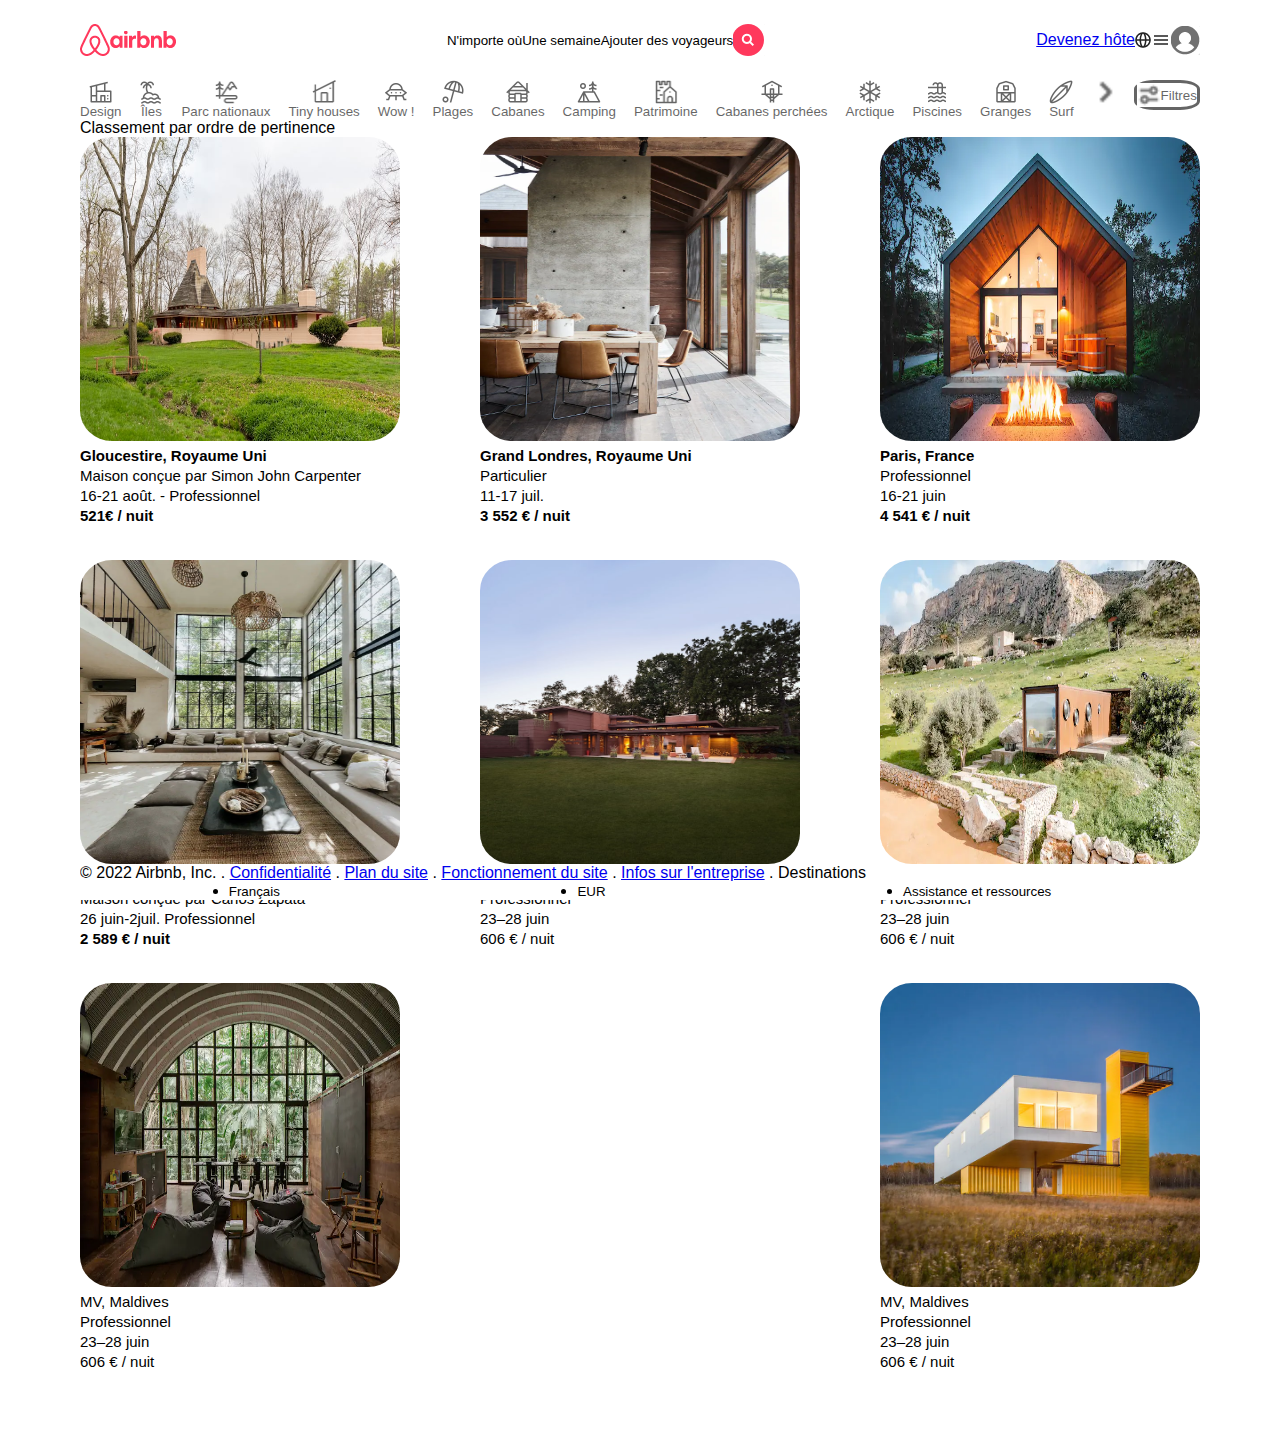
<file: index.html>
<!DOCTYPE html>

<html>
	<head lang="fr">
		<meta charset="utf-8">
		<meta name="description" content="Page d'accueil du site Airbnb">
		<title>Locations saisonnières et locations en résidence - Airbnb - Airbnb</title>
		<link rel="shortcut icon" href="https://a0.muscache.com/airbnb/static/logotype_favicon-21cc8e6c6a2cca43f061d2dcabdf6e58.ico">
		<link rel="stylesheet" type="text/css" href="styleMQ.css">
	</head>

	<body>
		<header>
			<ul class="noBullets">
				<li><a href="index.html"><img src="img/logo/airbnb.png" alt="Page d'accueil Airbnb"><img src="img/logo/textAirbnb.png" alt="Page d'accueil Airbnb"></a></li>
				<li>
					<button type="button">N'importe où</button>
					<button type="button">Une semaine</button>
					<button type="button">Ajouter des voyageurs<img class="rounded-circle" src="img/logo/loupe2.png" min-width="32" height="32"></button>
				</li>
				<li>
					<a href="https://www.airbnb.fr/host/homes">Devenez hôte</a>
					<button type="button"><img src="img/logo/buttonWorld.png" alt="langue"></button>
					<button type="button"><img src="img/logo/buttonExpand.png" alt="expand"><img src="img/logo/user.png" alt="user"></button>
				</li>
			</ul>
		</header>

		<nav>
			<ul class="noBullets">
				<li><button type="button"><img src="img/logo/design.jpg" alt="design" width="24" height="24">Design</button></li>
				<li><button type="button"><img src="img/logo/iles.jpg" alt="iles" width="24" height="24">Îles</button></li>
				<li><button type="button"><img src="img/logo/parcNationaux.jpg" alt="parcNationaux" width="24" height="24">Parc nationaux</button></li>
				<li><button type="button"><img src="img/logo/tinyHouses.jpg" alt="tinyHouses" width="24" height="24">Tiny houses</button></li>
				<li><button type="button"><img src="img/logo/wow.jpg" alt="wow" width="24" height="24">Wow !</button></li>
				<li><button type="button"><img src="img/logo/plages.jpg" alt="plages" width="24" height="24">Plages</button></li>
				<li><button type="button"><img src="img/logo/cabanes.jpg" alt="cabanes" width="24" height="24">Cabanes</button></li>
				<li><button type="button"><img src="img/logo/camping.jpg" alt="camping" width="24" height="24">Camping</button></li>
				<li><button type="button"><img src="img/logo/patrimoine.jpg" alt="patrimoine" width="24" height="24">Patrimoine</button></li>
				<li><button type="button"><img src="img/logo/cabanesPerchees.jpg" alt="cabanesPerchees" width="24" height="24">Cabanes perchées</button></li>
				<li><button type="button"><img src="img/logo/arctique.jpg" alt="arctique" width="24" height="24">Arctique</button></li>
				<li><button type="button"><img src="img/logo/piscines.jpg" alt="piscines" width="24" height="24">Piscines</button></li>
				<li><button type="button"><img src="img/logo/granges.jpg" alt="granges" width="24" height="24">Granges</button></li>
				<li><button type="button"><img src="img/logo/surf.jpg" alt="surf" width="24" height="24">Surf</button></li>
				<li><button type="button"><img src="img/logo/rightArrow.png" alt="rightButton" width="24" height="24"</button></li>
				<li><button type="button" class="filterButton"><img src="img/logo/filterIcon.png" alt="filterButton" width="24" height="24">Filtres</button></li>
			</ul>

		</nav>



		<main>
			<p class="textPerticence">Classement par ordre de pertinence</p>

			<ul class="noBullets">
				<li>
					<img src="img/photos/0c4290ea-12a0-4fb4-a581-30da029e336e.jpg" alt="photo">
					<p><b>Gloucestire, Royaume Uni</b><br/>
					Maison conçue par Simon John Carpenter<br/>
					16-21 août. - Professionnel<br/>
					<b>521€ / nuit</b></p>
				</li>

				<li>
					<img src="img/photos/1a0edc12-4a18-42da-b44a-42d77ea595b3.jpg" alt="photo">
					<p><b>Grand Londres, Royaume Uni</b><br/>
					Particulier<br/>
					11-17 juil.<br/>
					<b>3 552 € / nuit</b></p>
				</li>

				<li>
					<img src="img/photos/40ad3ba5-fab2-4d36-8586-d56fe70a8b85.jpg" alt="photo">
					<p><b>Paris, France</b><br/>
					Professionnel<br/>
					16-21 juin<br/>
					<b>4 541 € / nuit</b></p>
				</li>

			<li>
				<img src="img/photos/2d811bfc-9e1b-41ae-8156-c1df534191ed.jpeg" alt="photo">
				<p><b>Paris, France</b><br/>
				Maison conçue par Carlos Zapata<br/>
				26 juin-2juil. Professionnel<br/>
				<p><b>2 589 € / nuit</b></p>
			</li>

			<li>
				<img src="img/photos/2e1d61f0-935e-4abd-aba4-755a4c51eac3.jpg" alt="photo">
				<p>MV, Maldives</p>
				<p>Professionnel<br/>
				23–28 juin</p>
				<p>606 € / nuit</p>
			</li>

			<li>
				<img src="img/photos/3d966c94-4c87-479b-8eeb-4889e9fb6ac9.jpeg" alt="photo">
				<p>MV, Maldives</p>
				<p>Professionnel<br/>
				23–28 juin</p>
				<p>606 € / nuit</p>
			</li>

			<li>
				<img src="img/photos/4dd0aa84-b8e0-49cf-bbde-ee08df7ae452.jpg" alt="photo">
				<p>MV, Maldives</p>
				<p>Professionnel<br/>
				23–28 juin</p>
				<p>606 € / nuit</p>
			</li>

			<li>
				<img src="img/photos/05b2184c-2350-4316-8f4a-893342d9f3cf.jpeg" alt="photo">
				<p>MV, Maldives</p>
				<p>Professionnel<br/>
				23–28 juin</p>
				<p>606 € / nuit</p>
			</li>
		</ul>
		</main>

		<footer>

			<p>© 2022 Airbnb, Inc. . <a href="https://www.airbnb.fr/terms/privacy_policy">Confidentialité</a> .
			<a href="https://www.airbnb.fr/sitemaps/v2">Plan du site</a> .
			<a href="https://www.airbnb.fr/fonctionnement_du_site">Fonctionnement du site</a> .
			<a href="https://www.airbnb.fr/about/company-details">Infos sur l'entreprise</a> .
			Destinations</p>

			<ul>
				<li><button type="button">Français</button></li>
				<li><button type="button">EUR</button></li>
				<li><button type="button">Assistance et ressources</button></li>
			</ul>
		</footer>

	</body>
</html>
</file>
<file: styleMQ.css>
* {
	box-sizing: border-box;
	margin: 0;
	padding: 0;
}

body {
	display: flex;
	flex-direction: column;
	justify-content: space-around;
	flex-wrap: wrap;
	font-family: Circular, -apple-system, BlinkMacSystemFont, Roboto, Helvetica Neue, sans-serif !important;
}

header {
	position: sticky;
	padding-left: 80px;
	padding-right: 80px;
	width: 100%;
	top: 0;
	background-color: white;
	z-index: 1;
}

header ul{
	display: flex;
	justify-content: space-between;
	align-items: center;
	box-sizing: border-box;
	margin: 0;
	position: relative;
	height: 80px;
}

header ul li {
	display: flex;
	flex-flow: row;
	align-items: center;
	justify-content: center;
}

header ul li a {
	display: flex;
	align-items: center;
}

header ul li button {
	display: flex;
	align-items: center;
}

button {
	border: none;
	background-color:white;
}

.noBullets {
	list-style-type: none;
	margin: 0;
	padding: 0;
	box-sizing: border-box;
}

nav {
	margin-left: 80px;
	margin-right: 80px;
}

nav ul {
	display: flex;
	flex-direction: row;
	justify-content: space-between;
}

nav button {
	display: flex;
	flex-direction: column;
	align-items: center;
	//width: 56px;
	//height: 48px;
}

nav ul li
{
	opacity: 0.6;
}

nav ul li:hover {
	opacity: 1;
}

nav ul li:last-child button{
	flex-direction: row;
	border: solid;
	border-radius: 30%;
}

main ul {
	display: flex;
	justify-content: space-between;
	flex-flow: row wrap;
	//box-sizing: border-box;
}

main ul li {
	width: 320px;
	height: 404px;
	margin-bottom: 19px;
	font-size: 15px;
	line-height: 20px;

}

main {
	margin-left: 80px;
	margin-right: 80px;
}

main img {
	width: 320px;
	height: 304px;
	border-radius: 10%;
}

footer ul{
	display: flex;
	flex-direction: row;
	justify-content: space-around;
}

footer {
	position: sticky;
	bottom: 0;
	margin-left: 80px;
	margin-right: 80px;
	background-color: white;
}

@media only screen and (max-width: 768px) {
	header ul li:first-child a :last-child{
		display: none;
	}
}

@media only screen and (max-width: 576px) {
	header ul li:first-child, li:last-child {
		display: none;
	}

	header ul li {
		width: 100%;
	}

	footer {
		display: none;
	}
}
</file>
